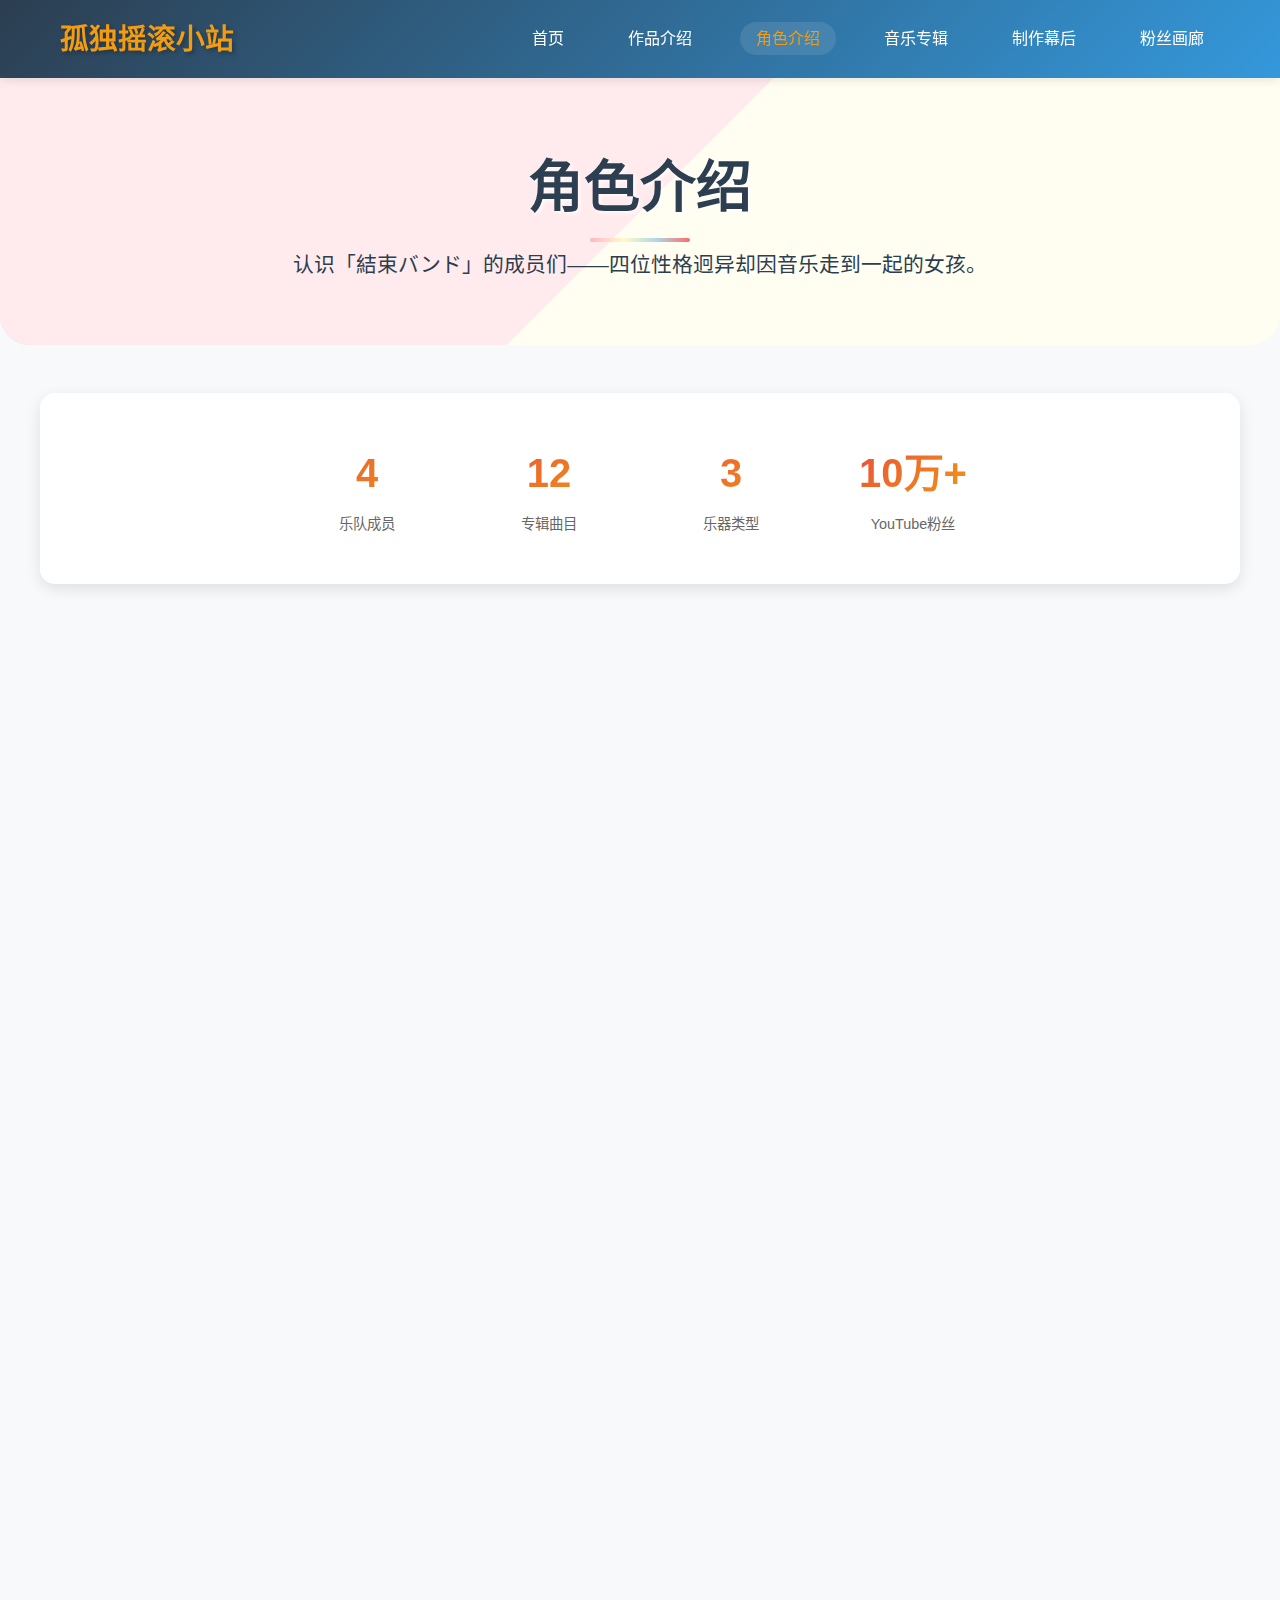
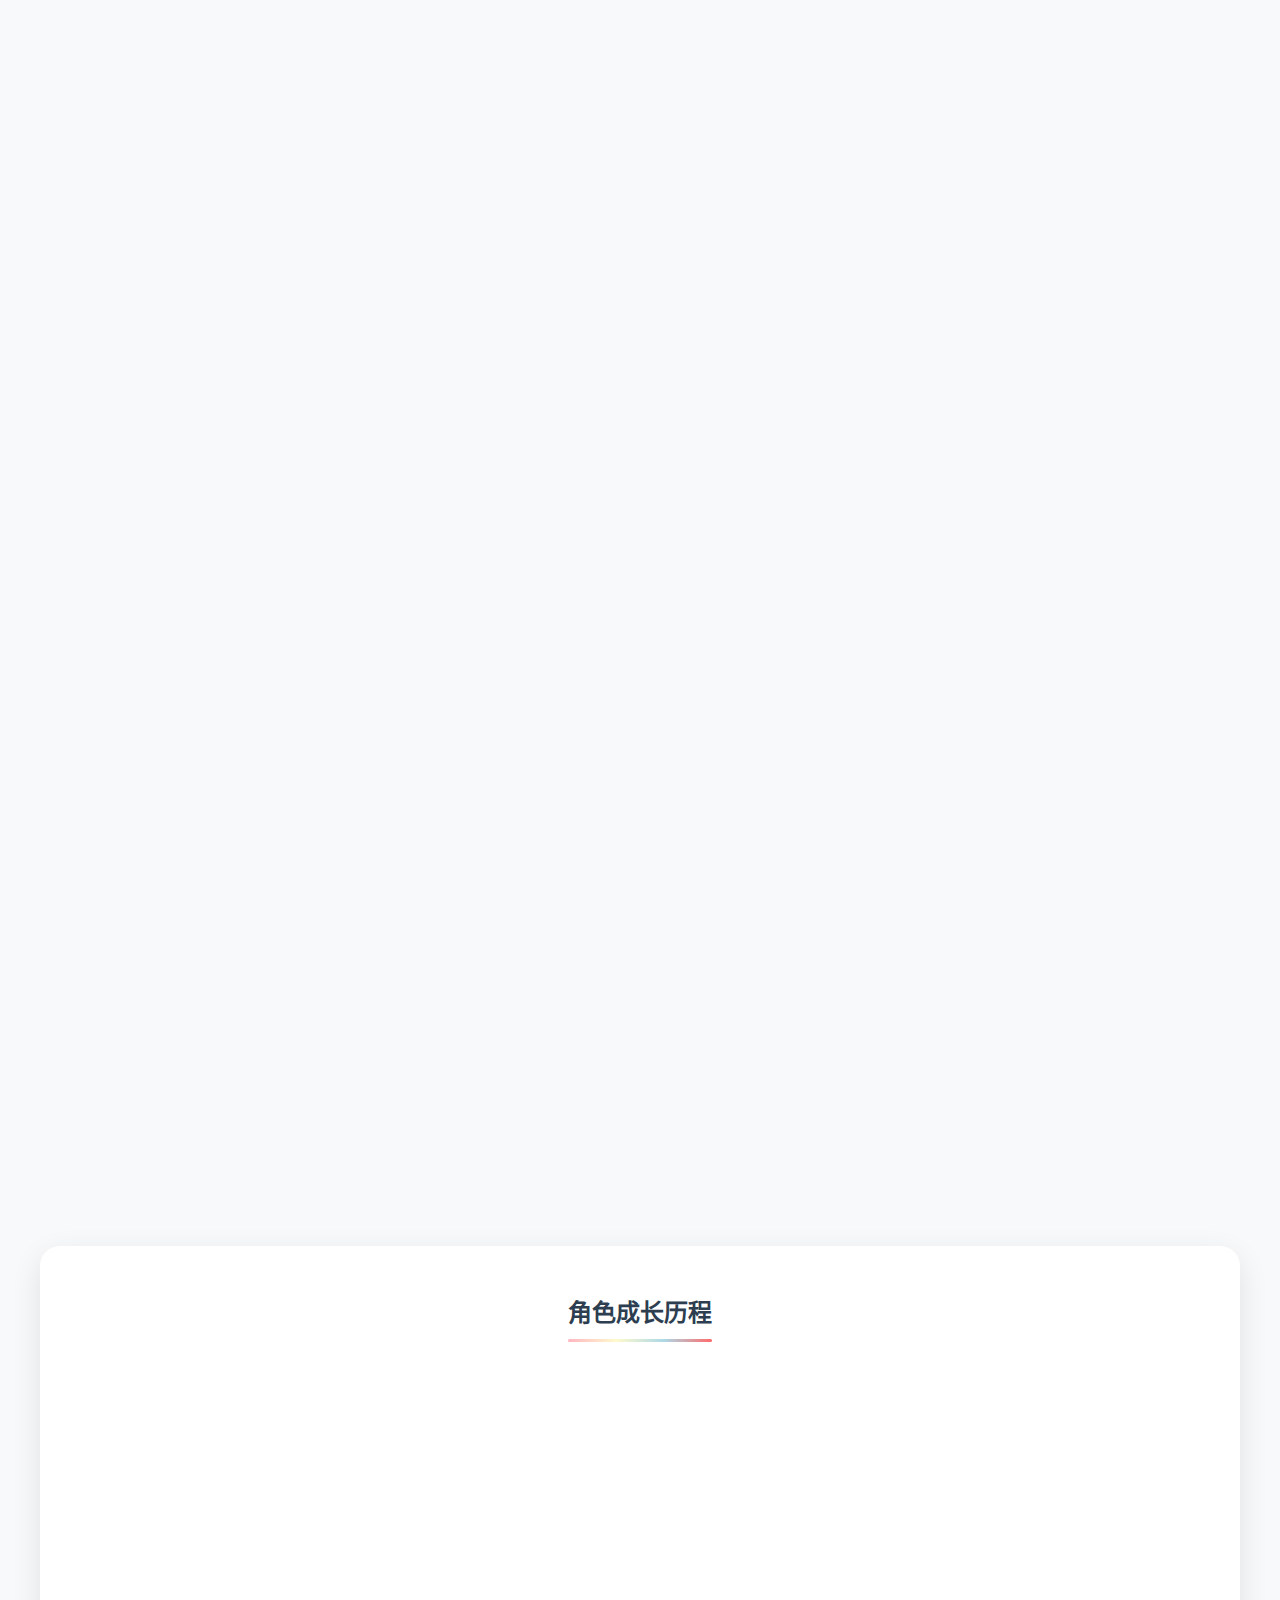
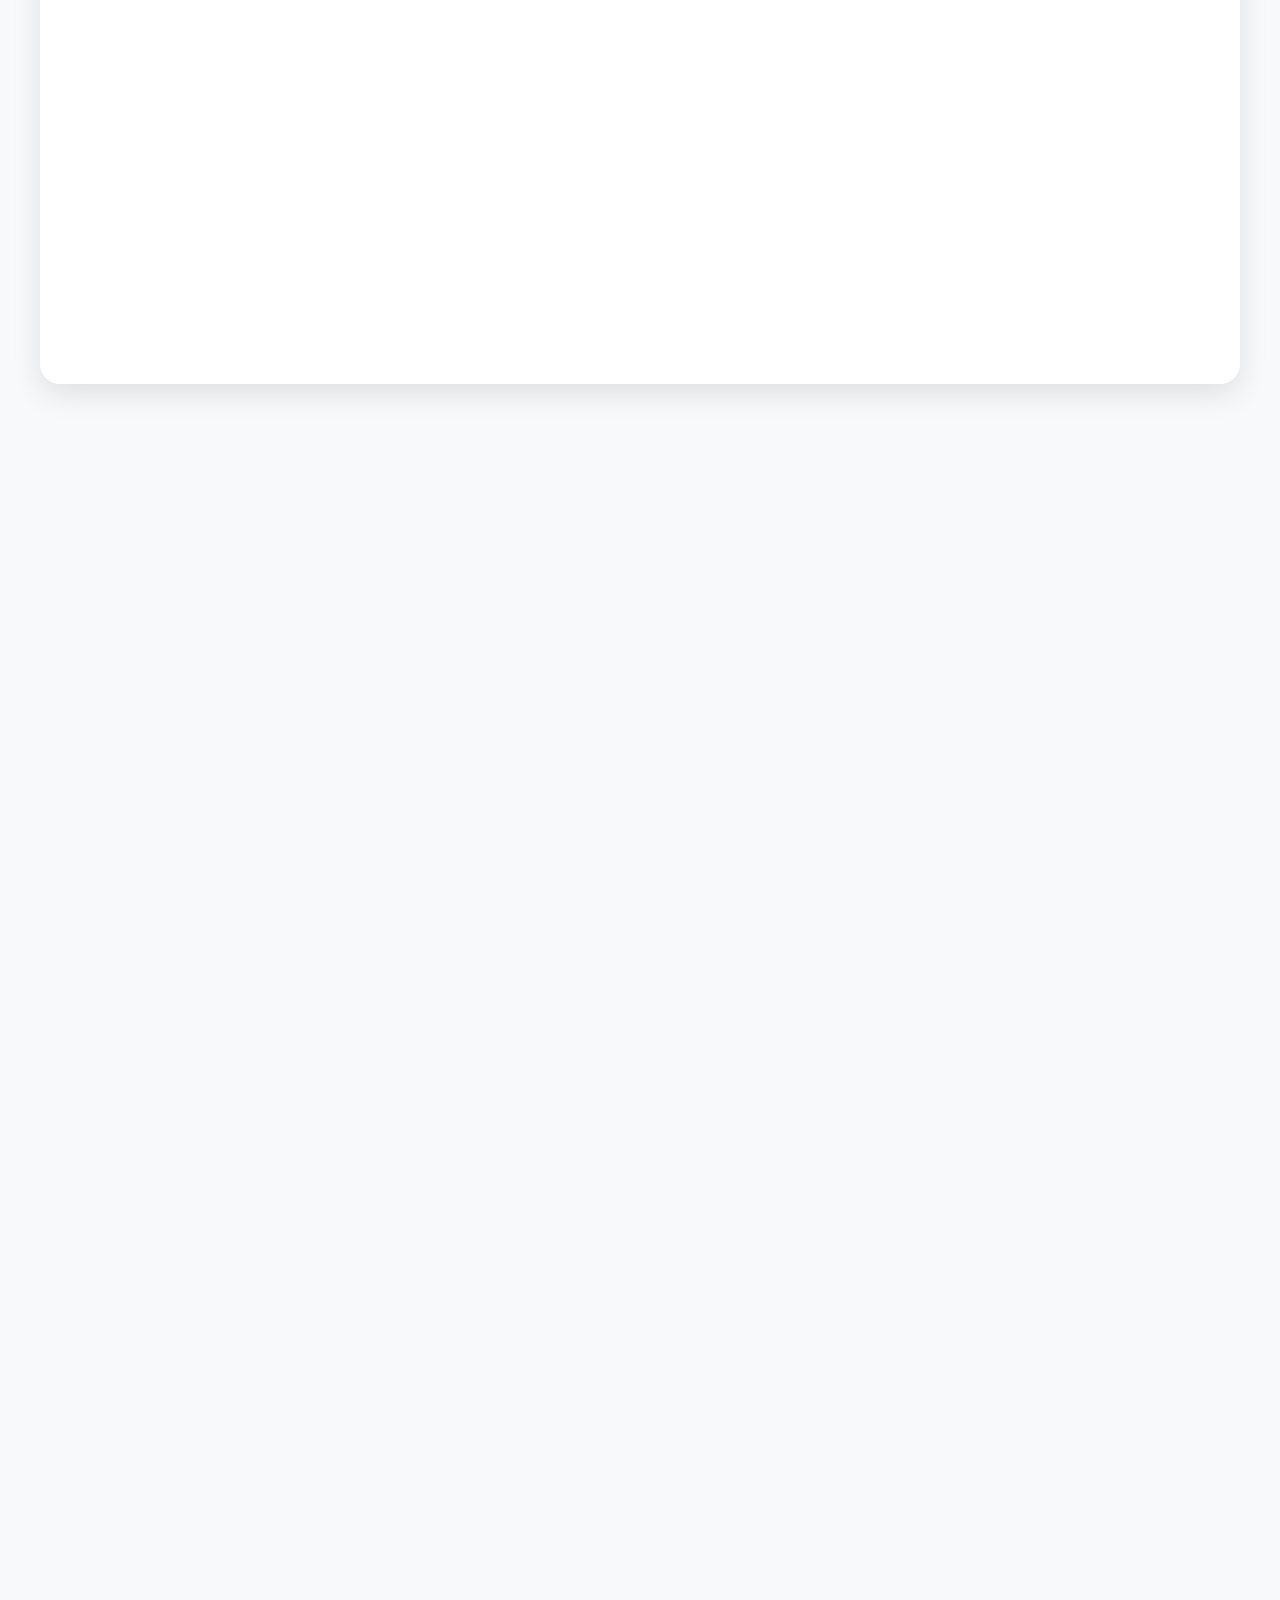
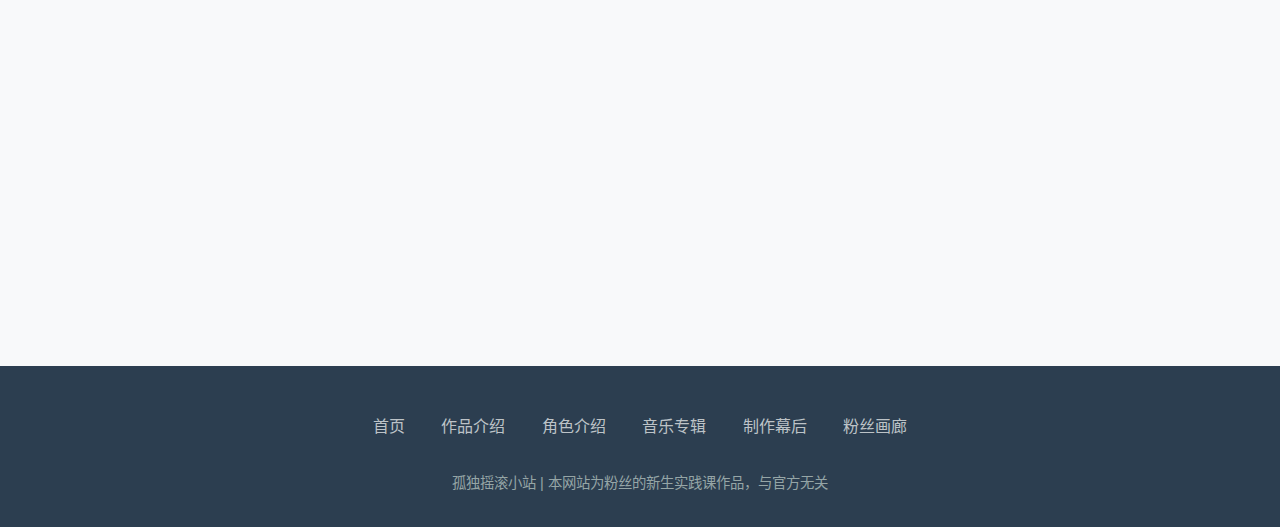
<file: web/characters.html>
<!DOCTYPE html>
<html lang="zh-CN">
<head>
    <meta charset="UTF-8">
    <meta name="viewport" content="width=device-width, initial-scale=1.0">
    <title>角色介绍 - 孤独摇滚小站</title>
    <link rel="stylesheet" href="../css/style.css">
    <style>
                /* 页面背景 - 四人主题色渐变 */
        /* body {
            background: linear-gradient(135deg, 
                rgba(255, 107, 107, 0.05) 0%, 
                rgba(255, 193, 7, 0.05) 25%, 
                rgba(72, 219, 251, 0.05) 50%, 
                rgba(29, 209, 161, 0.05) 75%, 
                rgba(155, 89, 182, 0.05) 100%);
            background-attachment: fixed;
            min-height: 100vh;
        } */
        /* 详细信息展开动画 */
        .character-details {
            transition: all 0.5s ease;
        }

        /* 时间线动画 */
        @keyframes fadeInUp {
            from {
                opacity: 0;
                transform: translateY(30px);
            }
            to {
                opacity: 1;
                transform: translateY(0);
            }
        }

        /* 表格行悬停效果 */
        .comparison-table tbody tr {
            transition: all 0.3s ease;
        }

        .comparison-table tbody tr:hover {
            background: linear-gradient(135deg, #f8f9fa, #e9ecef);
            transform: scale(1.02);
        }

        /* 角色颜色标识增强 */
        .character-color {
            width: 20px;
            height: 20px;
            border-radius: 50%;
            display: inline-block;
            margin-right: 0.5rem;
            border: 2px solid white;
            box-shadow: 0 2px 5px rgba(0,0,0,0.1);
        }
        
        /* 角色介绍主容器 */
        .characters-hero {
            background: linear-gradient(135deg, 
                rgba(255, 182, 193, 0.9) 0%, 
                rgba(255, 182, 193, 0.9) 25%, 
                rgba(255, 250, 205, 0.9) 25%, 
                rgba(255, 250, 205, 0.9) 50%, 
                rgba(173, 216, 230, 0.9) 50%, 
                rgba(173, 216, 230, 0.9) 75%, 
                rgba(255, 107, 107, 0.9) 75%, 
                rgba(255, 107, 107, 0.9) 100%);
            background-size: 200% 200%;
            padding: 4rem 2rem;
            text-align: center;
            color: #2c3e50;
            border-radius: 0 0 30px 30px;
            margin-bottom: 3rem;
            position: relative;
            overflow: hidden;
            animation: gradientShift 15s ease infinite;
        }
        
        @keyframes gradientShift {
            0% {
                background-position: 0% 0%;
            }
            25% {
                background-position: 100% 0%;
            }
            50% {
                background-position: 100% 100%;
            }
            75% {
                background-position: 0% 100%;
            }
            100% {
                background-position: 0% 0%;
            }
        }
        
        .characters-hero::before {
            content: '';
            position: absolute;
            top: 0;
            left: 0;
            right: 0;
            bottom: 0;
            background: rgba(255, 255, 255, 0.7);
            z-index: 1;
        }
        
        .characters-hero-content {
            position: relative;
            z-index: 2;
        }
        
        .characters-hero h1 {
            font-size: 3.5rem;
            margin-bottom: 1rem;
            text-shadow: 2px 2px 4px rgba(255, 255, 255, 0.8);
            position: relative;
            display: inline-block;
        }
        
        .characters-hero h1::after {
            content: '';
            position: absolute;
            bottom: -10px;
            left: 50%;
            transform: translateX(-50%);
            width: 100px;
            height: 4px;
            background: linear-gradient(90deg, #FFB6C1, #FFFACD, #ADD8E6, #FF6B6B);
            border-radius: 2px;
        }
        
        .characters-hero p {
            font-size: 1.3rem;
            max-width: 700px;
            margin: 0 auto;
            line-height: 1.6;
        }
        
        /* 角色统计区域 */
        .characters-stats {
            display: flex;
            justify-content: center;
            flex-wrap: wrap;
            gap: 2rem;
            margin: 3rem 0;
            padding: 2rem;
            background: rgba(255, 255, 255, 0.9);
            border-radius: 15px;
            box-shadow: 0 5px 15px rgba(0,0,0,0.1);
        }
        
        .stat-item {
            text-align: center;
            padding: 1rem;
            min-width: 150px;
        }
        
        .stat-number {
            font-size: 2.5rem;
            font-weight: bold;
            margin-bottom: 0.5rem;
            background: linear-gradient(135deg, #e74c3c, #f39c12);
            -webkit-background-clip: text;
            -webkit-text-fill-color: transparent;
        }
        
        .stat-label {
            color: #666;
            font-size: 0.9rem;
        }
        
        /* 角色网格布局 */
        .characters-grid {
            display: grid;
            grid-template-columns: repeat(auto-fit, minmax(320px, 1fr));
            gap: 2.5rem;
            margin-top: 2rem;
            padding: 0 1rem;
            align-items: start;
        }
        
        /* 角色卡片样式 */
        .character-card {
            background: white;
            border-radius: 20px;
            overflow: hidden;
            box-shadow: 0 10px 30px rgba(0,0,0,0.1);
            transition: all 0.4s ease;
            position: relative;
            border: 3px solid transparent;
        }
        
        /* 为每个角色卡片设置对应的颜色边框 */
        .character-card:nth-child(1) {
            border-color: #FFB6C1; /* 后藤一里 - 粉红色 */
        }
        
        .character-card:nth-child(2) {
            border-color: #FFFACD; /* 伊地知虹夏 - 亮黄色 */
        }
        
        .character-card:nth-child(3) {
            border-color: #ADD8E6; /* 山田凉 - 蓝色 */
        }
        
        .character-card:nth-child(4) {
            border-color: #FF6B6B; /* 喜多郁代 - 红色 */
        }
        
        .character-card:hover {
            transform: translateY(-15px);
            box-shadow: 0 20px 40px rgba(0,0,0,0.15);
        }
        
        /* 角色图片容器 */
        .character-image-container {
            width: 100%;
            height: 280px;
            overflow: hidden;
            position: relative;
        }
        
        .character-image {
            width: 100%;
            height: 100%;
            object-fit: cover;
            transition: transform 0.5s ease;
        }
        
        .character-card:hover .character-image {
            transform: scale(1.08);
        }
        
        /* 角色颜色覆盖层 */
        .character-overlay {
            position: absolute;
            top: 0;
            left: 0;
            width: 100%;
            height: 100%;
            opacity: 0;
            transition: opacity 0.4s ease;
            display: flex;
            align-items: center;
            justify-content: center;
            color: white;
            font-size: 1.2rem;
            font-weight: bold;
            text-shadow: 1px 1px 3px rgba(0,0,0,0.5);
        }
        
        .character-card:nth-child(1) .character-overlay {
            background: linear-gradient(135deg, rgba(255, 182, 193, 0.8), rgba(255, 105, 180, 0.8));
        }
        
        .character-card:nth-child(2) .character-overlay {
            background: linear-gradient(135deg, rgba(255, 250, 205, 0.8), rgba(255, 215, 0, 0.8));
        }
        
        .character-card:nth-child(3) .character-overlay {
            background: linear-gradient(135deg, rgba(173, 216, 230, 0.8), rgba(30, 144, 255, 0.8));
        }
        
        .character-card:nth-child(4) .character-overlay {
            background: linear-gradient(135deg, rgba(255, 107, 107, 0.8), rgba(255, 71, 87, 0.8));
        }
        
        .character-card:hover .character-overlay {
            opacity: 1;
        }
        
        /* 角色信息区域 */
        .character-info {
            padding: 2rem;
            position: relative;
        }
        
        .character-name {
            color: #2c3e50;
            margin-bottom: 0.5rem;
            font-size: 1.6rem;
            position: relative;
            display: inline-block;
        }
        
        .character-name::after {
            content: '';
            position: absolute;
            bottom: -5px;
            left: 0;
            width: 40px;
            height: 3px;
            transition: width 0.3s ease;
        }
        
        /* 为每个角色名称添加对应的颜色下划线 */
        .character-card:nth-child(1) .character-name::after {
            background: #FFB6C1;
        }
        
        .character-card:nth-child(2) .character-name::after {
            background: #FFFACD;
        }
        
        .character-card:nth-child(3) .character-name::after {
            background: #ADD8E6;
        }
        
        .character-card:nth-child(4) .character-name::after {
            background: #FF6B6B;
        }
        
        .character-card:hover .character-name::after {
            width: 80px;
        }
        
        .character-role {
            color: #e74c3c;
            font-weight: bold;
            margin-bottom: 1rem;
            font-size: 1.1rem;
        }
        
        .character-desc {
            color: #666;
            line-height: 1.6;
            margin-bottom: 1.5rem;
        }
        
        .character-quote {
            margin-top: 1rem;
            padding: 1.2rem;
            border-radius: 10px;
            font-style: italic;
            color: #555;
            position: relative;
            transition: all 0.3s ease;
        }
        
        /* 为每个角色引用添加对应的颜色背景 */
        .character-card:nth-child(1) .character-quote {
            background: rgba(255, 182, 193, 0.1);
            border-left: 4px solid #FFB6C1;
        }
        
        .character-card:nth-child(2) .character-quote {
            background: rgba(255, 250, 205, 0.2);
            border-left: 4px solid #FFFACD;
        }
        
        .character-card:nth-child(3) .character-quote {
            background: rgba(173, 216, 230, 0.1);
            border-left: 4px solid #ADD8E6;
        }
        
        .character-card:nth-child(4) .character-quote {
            background: rgba(255, 107, 107, 0.1);
            border-left: 4px solid #FF6B6B;
        }
        
        .character-card:hover .character-quote {
            transform: translateX(10px);
        }
        
        /* 角色属性标签 */
        .character-tags {
            display: flex;
            flex-wrap: wrap;
            gap: 0.5rem;
            margin-top: 1rem;
        }
        
        .character-tag {
            padding: 0.3rem 0.8rem;
            border-radius: 20px;
            font-size: 0.8rem;
            font-weight: bold;
        }
        
        /* 为每个角色标签添加对应的颜色 */
        .character-card:nth-child(1) .character-tag {
            background: rgba(255, 182, 193, 0.2);
            color: #c44569;
            border: 1px solid rgba(255, 182, 193, 0.5);
        }
        
        .character-card:nth-child(2) .character-tag {
            background: rgba(255, 250, 205, 0.3);
            color: #e1b12c;
            border: 1px solid rgba(255, 250, 205, 0.6);
        }
        
        .character-card:nth-child(3) .character-tag {
            background: rgba(173, 216, 230, 0.2);
            color: #3742fa;
            border: 1px solid rgba(173, 216, 230, 0.5);
        }
        
        .character-card:nth-child(4) .character-tag {
            background: rgba(255, 107, 107, 0.2);
            color: #c23616;
            border: 1px solid rgba(255, 107, 107, 0.5);
        }
        
        /* 角色卡片装饰元素 */
        .character-decoration {
            position: absolute;
            width: 60px;
            height: 60px;
            opacity: 0.1;
            z-index: 0;
            transition: all 0.5s ease;
        }
        
        .character-card:nth-child(1) .character-decoration {
            background: #FFB6C1;
            top: 10px;
            right: 10px;
            border-radius: 50%;
        }
        
        .character-card:nth-child(2) .character-decoration {
            background: #FFFACD;
            bottom: 10px;
            left: 10px;
            transform: rotate(45deg);
        }
        
        .character-card:nth-child(3) .character-decoration {
            background: #ADD8E6;
            top: 50%;
            right: 10px;
            border-radius: 50%;
        }
        
        .character-card:nth-child(4) .character-decoration {
            background: #FF6B6B;
            bottom: 10px;
            right: 10px;
            transform: rotate(45deg);
        }
        
        .character-card:hover .character-decoration {
            opacity: 0.2;
            transform: scale(1.2) rotate(180deg);
        }
        
        /* 新增：角色技能条 */
        .character-skills {
            margin-top: 1.5rem;
        }
        
        .skill-item {
            margin-bottom: 1rem;
        }
        
        .skill-name {
            display: flex;
            justify-content: space-between;
            margin-bottom: 0.3rem;
            font-size: 0.9rem;
        }
        
        .skill-bar {
            height: 8px;
            background: #f0f0f0;
            border-radius: 4px;
            overflow: hidden;
        }
        
        .skill-progress {
            height: 100%;
            border-radius: 4px;
            transition: width 1s ease;
        }
        
        /* 为每个角色技能条设置对应的颜色 */
        .character-card:nth-child(1) .skill-progress {
            background: linear-gradient(90deg, #FFB6C1, #FF69B4);
        }
        
        .character-card:nth-child(2) .skill-progress {
            background: linear-gradient(90deg, #FFFACD, #FFD700);
        }
        
        .character-card:nth-child(3) .skill-progress {
            background: linear-gradient(90deg, #ADD8E6, #1E90FF);
        }
        
        .character-card:nth-child(4) .skill-progress {
            background: linear-gradient(90deg, #FF6B6B, #FF4757);
        }
        
        /* 新增：角色关系网络 */
        .character-relationships {
            margin-top: 1.5rem;
            padding-top: 1rem;
            border-top: 1px dashed #eee;
        }
        
        .relationship-title {
            font-size: 1rem;
            margin-bottom: 0.8rem;
            color: #2c3e50;
            font-weight: bold;
        }
        
        .relationship-list {
            display: flex;
            flex-wrap: wrap;
            gap: 0.5rem;
        }
        
        .relationship-item {
            padding: 0.4rem 0.8rem;
            background: #f8f9fa;
            border-radius: 15px;
            font-size: 0.8rem;
            display: flex;
            align-items: center;
            gap: 0.3rem;
        }
        
        .relationship-icon {
            font-size: 0.9rem;
        }
        
        /* 新增：乐队时间线 */
        .band-timeline {
            background: white;
            padding: 3rem 2rem;
            border-radius: 20px;
            box-shadow: 0 10px 30px rgba(0,0,0,0.1);
            margin: 4rem 0;
        }
        
        .timeline-title {
            text-align: center;
            margin-bottom: 2rem;
            color: #2c3e50;
            font-size: 2rem;
            position: relative;
            display: inline-block;
            left: 50%;
            transform: translateX(-50%);
        }
        
        .timeline-title::after {
            content: '';
            position: absolute;
            bottom: -10px;
            left: 0;
            width: 100%;
            height: 3px;
            background: linear-gradient(90deg, #FFB6C1, #FFFACD, #ADD8E6, #FF6B6B);
            border-radius: 2px;
        }
        
        .timeline {
            position: relative;
            max-width: 800px;
            margin: 0 auto;
        }
        
        .timeline::before {
            content: '';
            position: absolute;
            top: 0;
            bottom: 0;
            left: 50%;
            width: 4px;
            background: linear-gradient(to bottom, #FFB6C1, #FFFACD, #ADD8E6, #FF6B6B);
            transform: translateX(-50%);
        }
        
        .timeline-item {
            position: relative;
            margin-bottom: 2rem;
            width: 50%;
            padding: 0 2rem;
            box-sizing: border-box;
        }
        
        .timeline-item:nth-child(odd) {
            left: 0;
        }
        
        .timeline-item:nth-child(even) {
            left: 50%;
        }
        
        .timeline-content {
            background: white;
            padding: 1.5rem;
            border-radius: 10px;
            box-shadow: 0 5px 15px rgba(0,0,0,0.1);
            position: relative;
        }
        
        .timeline-item:nth-child(odd) .timeline-content::after {
            content: '';
            position: absolute;
            top: 20px;
            right: -10px;
            width: 0;
            height: 0;
            border-top: 10px solid transparent;
            border-bottom: 10px solid transparent;
            border-left: 10px solid white;
        }
        
        .timeline-item:nth-child(even) .timeline-content::after {
            content: '';
            position: absolute;
            top: 20px;
            left: -10px;
            width: 0;
            height: 0;
            border-top: 10px solid transparent;
            border-bottom: 10px solid transparent;
            border-right: 10px solid white;
        }
        
        .timeline-date {
            font-weight: bold;
            color: #e74c3c;
            margin-bottom: 0.5rem;
        }
        
        .timeline-text {
            color: #666;
            line-height: 1.6;
        }
        
        /* 新增：角色对比表格 */
        .character-comparison {
            background: white;
            padding: 3rem 2rem;
            border-radius: 20px;
            box-shadow: 0 10px 30px rgba(0,0,0,0.1);
            margin: 4rem 0;
        }
        
        .comparison-title {
            text-align: center;
            margin-bottom: 2rem;
            color: #2c3e50;
            font-size: 2rem;
            position: relative;
            display: inline-block;
            left: 50%;
            transform: translateX(-50%);
        }
        
        .comparison-title::after {
            content: '';
            position: absolute;
            bottom: -10px;
            left: 0;
            width: 100%;
            height: 3px;
            background: linear-gradient(90deg, #FFB6C1, #FFFACD, #ADD8E6, #FF6B6B);
            border-radius: 2px;
        }
        
        .comparison-table {
            width: 100%;
            border-collapse: collapse;
            margin-top: 1.5rem;
        }
        
        .comparison-table th, .comparison-table td {
            padding: 1rem;
            text-align: left;
            border-bottom: 1px solid #eee;
        }
        
        .comparison-table th {
            background: #f8f9fa;
            font-weight: bold;
            color: #2c3e50;
        }
        
        .comparison-table tr:hover {
            background: #f8f9fa;
        }
        
        .character-color {
            width: 20px;
            height: 20px;
            border-radius: 50%;
            display: inline-block;
            margin-right: 0.5rem;
        }
        
        /* 弹出层样式 */
        .character-details-popup {
            display: none;
            position: fixed;
            top: 50%;
            left: 50%;
            transform: translate(-50%, -50%);
            background: white;
            padding: 2rem;
            border-radius: 15px;
            box-shadow: 0 20px 60px rgba(0,0,0,0.3);
            z-index: 1000;
            max-width: 500px;
            width: 90%;
            max-height: 80vh;
            overflow-y: auto;
            animation: popupFadeIn 0.3s ease;
        }
        
        @keyframes popupFadeIn {
            from {
                opacity: 0;
                transform: translate(-50%, -50%) scale(0.9);
            }
            to {
                opacity: 1;
                transform: translate(-50%, -50%) scale(1);
            }
        }
        
        .close-popup {
            position: absolute;
            top: 1rem;
            right: 1rem;
            background: #e74c3c;
            color: white;
            border: none;
            width: 30px;
            height: 30px;
            border-radius: 50%;
            cursor: pointer;
            font-size: 1.2rem;
            display: flex;
            align-items: center;
            justify-content: center;
            transition: all 0.3s ease;
        }
        
        .close-popup:hover {
            background: #c0392b;
            transform: scale(1.1);
        }
        
        .popup-overlay {
            display: none;
            position: fixed;
            top: 0;
            left: 0;
            width: 100%;
            height: 100%;
            background: rgba(0,0,0,0.5);
            z-index: 999;
        }
        
        /* 响应式调整 */
        @media (max-width: 768px) {
            .characters-hero h1 {
                font-size: 2.5rem;
            }
            
            .characters-hero p {
                font-size: 1.1rem;
            }
            
            .characters-grid {
                grid-template-columns: 1fr;
                gap: 2rem;
            }
            
            .character-image-container {
                height: 220px;
            }
            
            .timeline::before {
                left: 20px;
            }
            
            .timeline-item {
                width: 100%;
                padding-left: 50px;
                padding-right: 0;
            }
            
            .timeline-item:nth-child(even) {
                left: 0;
            }
            
            .timeline-item:nth-child(odd) .timeline-content::after,
            .timeline-item:nth-child(even) .timeline-content::after {
                left: -10px;
                border-right: 10px solid white;
                border-left: none;
            }
            
            .comparison-table {
                display: block;
                overflow-x: auto;
            }
            
            .character-details-popup {
                padding: 1.5rem;
                width: 95%;
            }
        }
        
        /* 页面加载动画 */
        .character-card {
            opacity: 0;
            transform: translateY(30px);
            animation: fadeInUp 0.8s ease forwards;
        }
        
        .character-card:nth-child(1) {
            animation-delay: 0.1s;
        }
        
        .character-card:nth-child(2) {
            animation-delay: 0.2s;
        }
        
        .character-card:nth-child(3) {
            animation-delay: 0.3s;
        }
        
        .character-card:nth-child(4) {
            animation-delay: 0.4s;
        }
        
        .band-timeline, .character-comparison {
            opacity: 0;
            transform: translateY(30px);
            animation: fadeInUp 0.8s ease 0.5s forwards;
        }
        
        @keyframes fadeInUp {
            to {
                opacity: 1;
                transform: translateY(0);
            }
        }
    </style>
</head>
<body>
    <nav class="navbar">
        <div class="nav-container">
            <div class="nav-logo">
                <h1><a href="../index.html" style="color: #f39c12; text-decoration: none;">孤独摇滚小站</a></h1>
            </div>
            <ul class="nav-menu">
                <li class="nav-item"><a href="../index.html" class="nav-link">首页</a></li>
                <li class="nav-item"><a href="about.html" class="nav-link">作品介绍</a></li>
                <li class="nav-item"><a href="characters.html" class="nav-link active">角色介绍</a></li>
                <li class="nav-item"><a href="music.html" class="nav-link">音乐专辑</a></li>
                <li class="nav-item"><a href="production.html" class="nav-link">制作幕后</a></li>
                <li class="nav-item"><a href="gallery.html" class="nav-link">粉丝画廊</a></li>
            </ul>
        </div>
    </nav>

    <section class="characters-hero">
        <div class="characters-hero-content">
            <h1>角色介绍</h1>
            <p>认识「結束バンド」的成员们——四位性格迥异却因音乐走到一起的女孩。</p>
        </div>
    </section>

    <main class="container" style="padding: 0 0 3rem 0; min-height: 60vh;">
        <!-- 角色统计区域 -->
        <div class="characters-stats">
            <div class="stat-item">
                <div class="stat-number">4</div>
                <div class="stat-label">乐队成员</div>
            </div>
            <div class="stat-item">
                <div class="stat-number">12</div>
                <div class="stat-label">专辑曲目</div>
            </div>
            <div class="stat-item">
                <div class="stat-number">3</div>
                <div class="stat-label">乐器类型</div>
            </div>
            <div class="stat-item">
                <div class="stat-number">10万+</div>
                <div class="stat-label">YouTube粉丝</div>
            </div>
        </div>

        <div class="characters-grid">
            <!-- 后藤一里 -->
            <div class="character-card">
                <div class="character-decoration"></div>
                <div class="character-image-container">
                    <img class="character-image" src="../images/characters/hitori.jpg" alt="后藤一里 - 吉他手">
                    <div class="character-overlay">吉他天才 · 社恐少女</div>
                </div>
                <div class="character-info">
                    <h2 class="character-name">后藤一里</h2>
                    <div class="character-role">主吉他手 · 网红「guitarhero」</div>
                    <p class="character-desc">
                        绰号"波奇酱"，极度怕生的吉他天才少女。在网络上是知名的吉他手"guitarhero"，现实中却不敢与人交流。加入乐队是她走出自我封闭的第一步。
                    </p>
                    
                    <!-- 新增：角色技能条 -->
                    <div class="character-skills">
                        <div class="skill-item">
                            <div class="skill-name">
                                <span>吉他技巧</span>
                                <span>95%</span>
                            </div>
                            <div class="skill-bar">
                                <div class="skill-progress" style="width: 95%"></div>
                            </div>
                        </div>
                        <div class="skill-item">
                            <div class="skill-name">
                                <span>社交能力</span>
                                <span>15%</span>
                            </div>
                            <div class="skill-bar">
                                <div class="skill-progress" style="width: 15%"></div>
                            </div>
                        </div>
                        <div class="skill-item">
                            <div class="skill-name">
                                <span>创作能力</span>
                                <span>80%</span>
                            </div>
                            <div class="skill-bar">
                                <div class="skill-progress" style="width: 80%"></div>
                            </div>
                        </div>
                    </div>
                    
                    <!-- 新增：角色关系网络 -->
                    <div class="character-relationships">
                        <div class="relationship-title">重要关系</div>
                        <div class="relationship-list">
                            <div class="relationship-item">
                                <span class="relationship-icon">🎸</span>
                                <span>伊地知虹夏</span>
                            </div>
                            <div class="relationship-item">
                                <span class="relationship-icon">🎵</span>
                                <span>山田凉</span>
                            </div>
                            <div class="relationship-item">
                                <span class="relationship-icon">🌟</span>
                                <span>喜多郁代</span>
                            </div>
                        </div>
                    </div>
                    
                    <div class="character-tags">
                        <span class="character-tag">社恐</span>
                        <span class="character-tag">吉他天才</span>
                        <span class="character-tag">粉色运动衫</span>
                    </div>
                    <div class="character-quote">
                        "我不要工作……"
                    </div>
                    
                    <!-- 添加查看详细资料按钮 -->
                    <button class="toggle-details-btn" style="margin-top: 1rem; background: linear-gradient(135deg, #e74c3c, #f39c12); color: white; border: none; padding: 0.6rem 1.2rem; border-radius: 20px; cursor: pointer; transition: all 0.3s ease; width: 100%;">
                        查看详细资料
                    </button>
                </div>
            </div>
            
            <!-- 伊地知虹夏 -->
            <div class="character-card">
                <div class="character-decoration"></div>
                <div class="character-image-container">
                    <img class="character-image" src="../images/characters/nijika.jpg" alt="伊地知虹夏 - 鼓手">
                    <div class="character-overlay">阳光鼓手 · 乐队核心</div>
                </div>
                <div class="character-info">
                    <h2 class="character-name">伊地知虹夏</h2>
                    <div class="character-role">鼓手 · 乐队发起人</div>
                    <p class="character-desc">
                        开朗活泼的鼓手，乐队的组织者和精神支柱。在Livehouse"STARRY"打工，发现了后藤一里的才华并邀请她加入乐队。她的阳光性格是乐队凝聚力的来源。
                    </p>
                    
                    <!-- 新增：角色技能条 -->
                    <div class="character-skills">
                        <div class="skill-item">
                            <div class="skill-name">
                                <span>鼓技</span>
                                <span>85%</span>
                            </div>
                            <div class="skill-bar">
                                <div class="skill-progress" style="width: 85%"></div>
                            </div>
                        </div>
                        <div class="skill-item">
                            <div class="skill-name">
                                <span>领导力</span>
                                <span>90%</span>
                            </div>
                            <div class="skill-bar">
                                <div class="skill-progress" style="width: 90%"></div>
                            </div>
                        </div>
                        <div class="skill-item">
                            <div class="skill-name">
                                <span>社交能力</span>
                                <span>95%</span>
                            </div>
                            <div class="skill-bar">
                                <div class="skill-progress" style="width: 95%"></div>
                            </div>
                        </div>
                    </div>
                    
                    <!-- 新增：角色关系网络 -->
                    <div class="character-relationships">
                        <div class="relationship-title">重要关系</div>
                        <div class="relationship-list">
                            <div class="relationship-item">
                                <span class="relationship-icon">🎸</span>
                                <span>后藤一里</span>
                            </div>
                            <div class="relationship-item">
                                <span class="relationship-icon">🎵</span>
                                <span>山田凉</span>
                            </div>
                            <div class="relationship-item">
                                <span class="relationship-icon">🌟</span>
                                <span>喜多郁代</span>
                            </div>
                        </div>
                    </div>
                    
                    <div class="character-tags">
                        <span class="character-tag">阳光开朗</span>
                        <span class="character-tag">鼓手</span>
                        <span class="character-tag">STARRY员工</span>
                    </div>
                    <div class="character-quote">
                        "音乐就是要大家一起玩才开心啊！"
                    </div>
                    
                    <!-- 添加查看详细资料按钮 -->
                    <button class="toggle-details-btn" style="margin-top: 1rem; background: linear-gradient(135deg, #e74c3c, #f39c12); color: white; border: none; padding: 0.6rem 1.2rem; border-radius: 20px; cursor: pointer; transition: all 0.3s ease; width: 100%;">
                        查看详细资料
                    </button>
                </div>
            </div>
            
            <!-- 山田凉 -->
            <div class="character-card">
                <div class="character-decoration"></div>
                <div class="character-image-container">
                    <img class="character-image" src="../images/characters/ryo.jpg" alt="山田凉 - 贝斯手">
                    <div class="character-overlay">冷静贝斯手 · 神秘少女</div>
                </div>
                <div class="character-info">
                    <h2 class="character-name">山田凉</h2>
                    <div class="character-role">贝斯手</div>
                    <p class="character-desc">
                        冷静沉着、略显古怪的贝斯手。对音乐有着独特的理解，经常说出一些令人费解但有深意的话。经济状况似乎不太好，但对音乐的热情从未减退。
                    </p>
                    
                    <!-- 新增：角色技能条 -->
                    <div class="character-skills">
                        <div class="skill-item">
                            <div class="skill-name">
                                <span>贝斯技巧</span>
                                <span>88%</span>
                            </div>
                            <div class="skill-bar">
                                <div class="skill-progress" style="width: 88%"></div>
                            </div>
                        </div>
                        <div class="skill-item">
                            <div class="skill-name">
                                <span>音乐理解</span>
                                <span>92%</span>
                            </div>
                            <div class="skill-bar">
                                <div class="skill-progress" style="width: 92%"></div>
                            </div>
                        </div>
                        <div class="skill-item">
                            <div class="skill-name">
                                <span>理财能力</span>
                                <span>20%</span>
                            </div>
                            <div class="skill-bar">
                                <div class="skill-progress" style="width: 20%"></div>
                            </div>
                        </div>
                    </div>
                    
                    <!-- 新增：角色关系网络 -->
                    <div class="character-relationships">
                        <div class="relationship-title">重要关系</div>
                        <div class="relationship-list">
                            <div class="relationship-item">
                                <span class="relationship-icon">🎸</span>
                                <span>后藤一里</span>
                            </div>
                            <div class="relationship-item">
                                <span class="relationship-icon">🎵</span>
                                <span>伊地知虹夏</span>
                            </div>
                            <div class="relationship-item">
                                <span class="relationship-icon">🌟</span>
                                <span>喜多郁代</span>
                            </div>
                        </div>
                    </div>
                    
                    <div class="character-tags">
                        <span class="character-tag">冷静沉着</span>
                        <span class="character-tag">贝斯手</span>
                        <span class="character-tag">经济困难</span>
                    </div>
                    <div class="character-quote">
                        "借我点钱吧。"
                    </div>
                    
                    <!-- 添加查看详细资料按钮 -->
                    <button class="toggle-details-btn" style="margin-top: 1rem; background: linear-gradient(135deg, #e74c3c, #f39c12); color: white; border: none; padding: 0.6rem 1.2rem; border-radius: 20px; cursor: pointer; transition: all 0.3s ease; width: 100%;">
                        查看详细资料
                    </button>
                </div>
            </div>
            
            <!-- 喜多郁代 -->
            <div class="character-card">
                <div class="character-decoration"></div>
                <div class="character-image-container">
                    <img class="character-image" src="../images/characters/kita.jpg" alt="喜多郁代 - 吉他手">
                    <div class="character-overlay">热情主唱 · 吉他新手</div>
                </div>
                <div class="character-info">
                    <h2 class="character-name">喜多郁代</h2>
                    <div class="character-role">吉他手 · 主唱</div>
                    <p class="character-desc">
                        阳光开朗的现充少女，后藤一里的同班同学。原本对吉他一窍不通，但因为崇拜山田凉而加入乐队，进步神速。她的热情和活力为乐队注入了新的能量。
                    </p>
                    
                    <!-- 新增：角色技能条 -->
                    <div class="character-skills">
                        <div class="skill-item">
                            <div class="skill-name">
                                <span>歌唱能力</span>
                                <span>90%</span>
                            </div>
                            <div class="skill-bar">
                                <div class="skill-progress" style="width: 90%"></div>
                            </div>
                        </div>
                        <div class="skill-item">
                            <div class="skill-name">
                                <span>吉他技巧</span>
                                <span>70%</span>
                            </div>
                            <div class="skill-bar">
                                <div class="skill-progress" style="width: 70%"></div>
                            </div>
                        </div>
                        <div class="skill-item">
                            <div class="skill-name">
                                <span>学习能力</span>
                                <span>85%</span>
                            </div>
                            <div class="skill-bar">
                                <div class="skill-progress" style="width: 85%"></div>
                            </div>
                        </div>
                    </div>
                    
                    <!-- 新增：角色关系网络 -->
                    <div class="character-relationships">
                        <div class="relationship-title">重要关系</div>
                        <div class="relationship-list">
                            <div class="relationship-item">
                                <span class="relationship-icon">🎸</span>
                                <span>后藤一里</span>
                            </div>
                            <div class="relationship-item">
                                <span class="relationship-icon">🎵</span>
                                <span>伊地知虹夏</span>
                            </div>
                            <div class="relationship-item">
                                <span class="relationship-icon">🌟</span>
                                <span>山田凉</span>
                            </div>
                        </div>
                    </div>
                    
                    <div class="character-tags">
                        <span class="character-tag">阳光开朗</span>
                        <span class="character-tag">主唱</span>
                        <span class="character-tag">进步神速</span>
                    </div>
                    <div class="character-quote">
                        "一里同学，教我弹吉他吧！"
                    </div>
                    
                    <!-- 添加查看详细资料按钮 -->
                    <button class="toggle-details-btn" style="margin-top: 1rem; background: linear-gradient(135deg, #e74c3c, #f39c12); color: white; border: none; padding: 0.6rem 1.2rem; border-radius: 20px; cursor: pointer; transition: all 0.3s ease; width: 100%;">
                        查看详细资料
                    </button>
                </div>
            </div>
        </div>
        
        <!-- 新增：角色成长时间线 -->
        <section class="character-growth" style="background: white; padding: 3rem 2rem; border-radius: 20px; box-shadow: 0 10px 30px rgba(0,0,0,0.1); margin: 3rem 0;">
            <h2 class="colorful-title" style="text-align: center; margin-bottom: 2rem; color: #2c3e50; position: relative; display: inline-block; left: 50%; transform: translateX(-50%);">
                角色成长历程
                <span style="position: absolute; bottom: -10px; left: 0; width: 100%; height: 3px; background: linear-gradient(90deg, #FFB6C1, #FFFACD, #ADD8E6, #FF6B6B); border-radius: 2px;"></span>
            </h2>
            
            <div class="growth-timeline" style="position: relative; max-width: 800px; margin: 0 auto;">
                <div class="timeline-item" style="display: flex; margin-bottom: 2rem; opacity: 0; animation: fadeInUp 0.8s ease 0.6s forwards;">
                    <div class="timeline-marker" style="width: 20px; height: 20px; background: #FFB6C1; border-radius: 50%; margin-right: 1.5rem; flex-shrink: 0; margin-top: 5px;"></div>
                    <div class="timeline-content" style="flex: 1;">
                        <h4 style="color: #2c3e50; margin-bottom: 0.5rem;">初中时期 · 开始音乐之路</h4>
                        <p style="color: #666; line-height: 1.6;">后藤一里初中一年级时接触吉他开始自学，因憧憬乐队活动而刻苦练习，每天练习吉他6小时以上。</p>
                    </div>
                </div>
                
                <div class="timeline-item" style="display: flex; margin-bottom: 2rem; opacity: 0; animation: fadeInUp 0.8s ease 0.8s forwards;">
                    <div class="timeline-marker" style="width: 20px; height: 20px; background: #FFB6C1; border-radius: 50%; margin-right: 1.5rem; flex-shrink: 0; margin-top: 5px;"></div>
                    <div class="timeline-content" style="flex: 1;">
                        <h4 style="color: #2c3e50; margin-bottom: 0.5rem;">高中入学 · 遇见虹夏</h4>
                        <p style="color: #666; line-height: 1.6;">被伊地知虹夏发现吉他才华，受邀加入结束乐队，这是她第一次真正尝试与人交流合作。</p>
                    </div>
                </div>
                
                <div class="timeline-item" style="display: flex; margin-bottom: 2rem; opacity: 0; animation: fadeInUp 0.8s ease 1s forwards;">
                    <div class="timeline-marker" style="width: 20px; height: 20px; background: #FFB6C1; border-radius: 50%; margin-right: 1.5rem; flex-shrink: 0; margin-top: 5px;"></div>
                    <div class="timeline-content" style="flex: 1;">
                        <h4 style="color: #2c3e50; margin-bottom: 0.5rem;">首次登台 · 突破自我</h4>
                        <p style="color: #666; line-height: 1.6;">在STARRY的首次演出虽然紧张，但成功完成表演，开始逐渐克服社交恐惧。</p>
                    </div>
                </div>
            </div>
        </section>
        
        <!-- 新增：乐队时间线 -->
        <div class="band-timeline">
            <h2 class="timeline-title colorful-title">結束バンド发展历程</h2>
            <div class="timeline">
                <div class="timeline-item">
                    <div class="timeline-content">
                        <div class="timeline-date">2022年10月</div>
                        <div class="timeline-text">伊地知虹夏发现后藤一里的吉他才华，邀请她加入乐队，結束バンド正式成立。</div>
                    </div>
                </div>
                <div class="timeline-item">
                    <div class="timeline-content">
                        <div class="timeline-date">2022年11月</div>
                        <div class="timeline-text">乐队在STARRY举办首场演出，虽然紧张但获得观众好评。</div>
                    </div>
                </div>
                <div class="timeline-item">
                    <div class="timeline-content">
                        <div class="timeline-date">2022年12月（现实）</div>
                        <div class="timeline-text">发行首张专辑《結束バンド》，收录动画中的所有歌曲。</div>
                    </div>
                </div>
                <div class="timeline-item">
                    <div class="timeline-content">
                        <div class="timeline-date">2023年5月（现实）</div>
                        <div class="timeline-text">发行第二张专辑《光の中へ》，收录两首新歌及伴奏版本。</div>
                    </div>
                </div>
            </div>
        </div>
        
        <!-- 新增：角色对比表格 -->
        <div class="character-comparison">
            <h2 class="comparison-title colorful-title">角色对比</h2>
            <table class="comparison-table">
                <thead>
                    <tr>
                        <th>角色</th>
                        <th>代表颜色</th>
                        <th>乐器/担当</th>
                        <th>性格特点</th>
                        <th>经典台词</th>
                        <th>声优</th>
                    </tr>
                </thead>
                <tbody>
                    <tr>
                        <td><strong>后藤一里</strong></td>
                        <td><span class="character-color" style="background: #FFB6C1;"></span>粉红色</td>
                        <td>主音吉他/作词</td>
                        <td>社恐、吉他天才、网络红人</td>
                        <td>"我不要工作……"</td>
                        <td>青山吉能</td>
                    </tr>
                    <tr>
                        <td><strong>伊地知虹夏</strong></td>
                        <td><span class="character-color" style="background: #FFFACD;"></span>亮黄色</td>
                        <td>鼓手/队长</td>
                        <td>开朗、领导力强、阳光</td>
                        <td>"音乐就是要大家一起玩才开心啊！"</td>
                        <td>铃代纱弓</td>
                    </tr>
                    <tr>
                        <td><strong>山田凉</strong></td>
                        <td><span class="character-color" style="background: #ADD8E6;"></span>蓝色</td>
                        <td>贝斯手</td>
                        <td>冷静、神秘、经济困难</td>
                        <td>"借我点钱吧。"</td>
                        <td>水野朔</td>
                    </tr>
                    <tr>
                        <td><strong>喜多郁代</strong></td>
                        <td><span class="character-color" style="background: #FF6B6B;"></span>红色</td>
                        <td>吉他/主唱</td>
                        <td>阳光、学习能力强、现充</td>
                        <td>"一里同学，教我弹吉他吧！"</td>
                        <td>长谷川育美</td>
                    </tr>
                </tbody>
            </table>
        </div>
    </main>

    <footer class="footer">
        <div class="container">
            <div class="footer-nav">
                <a href="../index.html">首页</a>
                <a href="about.html">作品介绍</a>
                <a href="characters.html">角色介绍</a>
                <a href="music.html">音乐专辑</a>
                <a href="production.html">制作幕后</a>
                <a href="gallery.html">粉丝画廊</a>
            </div>
            <p class="copyright">
                孤独摇滚小站 | 本网站为粉丝的新生实践课作品，与官方无关
            </p>    
        </div>
    </footer>
    
    <!-- 弹出层结构 -->
    <!-- 后藤一里弹出层 -->
    <div class="character-details-popup" id="hitori-popup">
        <button class="close-popup">×</button>
        <h4 style="color: #2c3e50; margin-bottom: 1rem; padding-right: 2rem;">后藤一里 - 角色详情</h4>
        <div class="detail-content" style="line-height: 1.6; color: #555;">
            <p><strong>昵称来源：</strong>「波奇」源自名字发音与「孤独」相近</p>
            <p><strong>网络身份：</strong>吉他英雄(Guitar Hero)，YouTube频道拥有数万粉丝</p>
            <p><strong>性格特点：</strong>严重社交恐惧症，内心活动丰富但表达能力差</p>
            <p><strong>家庭背景：</strong>有父母和妹妹，父亲也曾搞过乐队</p>
            <p><strong>音乐风格：</strong>技术精湛的吉他演奏，擅长复杂的指法和速弹</p>
            <p><strong>成长历程：</strong>从初中开始自学吉他，通过不断练习成为网络红人，但在现实中仍难以与人正常交流</p>
        </div>
    </div>
    
    <!-- 伊地知虹夏弹出层 -->
    <div class="character-details-popup" id="nijika-popup">
        <button class="close-popup">×</button>
        <h4 style="color: #2c3e50; margin-bottom: 1rem; padding-right: 2rem;">伊地知虹夏 - 角色详情</h4>
        <div class="detail-content" style="line-height: 1.6; color: #555;">
            <p><strong>工作地点：</strong>在Livehouse "STARRY" 打工，姐姐是店长</p>
            <p><strong>乐队角色：</strong>乐队发起人和精神支柱，发现并邀请后藤一里加入</p>
            <p><strong>性格特点：</strong>开朗活泼，善于照顾他人，是乐队的凝聚力来源</p>
            <p><strong>音乐理念：</strong>认为音乐是让人快乐的，应该大家一起享受</p>
            <p><strong>鼓风特点：</strong>节奏感强，能够很好地配合其他乐手</p>
            <p><strong>人际关系：</strong>与乐队所有成员关系良好，是连接大家的桥梁</p>
        </div>
    </div>
    
    <!-- 山田凉弹出层 -->
    <div class="character-details-popup" id="ryo-popup">
        <button class="close-popup">×</button>
        <h4 style="color: #2c3e50; margin-bottom: 1rem; padding-right: 2rem;">山田凉 - 角色详情</h4>
        <div class="detail-content" style="line-height: 1.6; color: #555;">
            <p><strong>音乐风格：</strong>对音乐有独特理解，喜欢实验性的演奏和音色</p>
            <p><strong>经济状况：</strong>经常经济困难，会把钱都花在音乐设备和唱片上</p>
            <p><strong>性格特点：</strong>冷静沉着，言行神秘，经常说出令人费解但有深意的话</p>
            <p><strong>特长：</strong>贝斯演奏技巧高超，音乐理论知识丰富</p>
            <p><strong>音乐背景：</strong>有丰富的乐队经验，对各类音乐风格都有涉猎</p>
            <p><strong>独特之处：</strong>能够准确指出其他成员的演奏问题并提出改进建议</p>
        </div>
    </div>
    
    <!-- 喜多郁代弹出层 -->
    <div class="character-details-popup" id="kita-popup">
        <button class="close-popup">×</button>
        <h4 style="color: #2c3e50; margin-bottom: 1rem; padding-right: 2rem;">喜多郁代 - 角色详情</h4>
        <div class="detail-content" style="line-height: 1.6; color: #555;">
            <p><strong>加入原因：</strong>因为崇拜山田凉而加入乐队，从零开始学习吉他</p>
            <p><strong>学习能力：</strong>进步神速，很快就能够参与乐队演出</p>
            <p><strong>性格特点：</strong>阳光开朗，典型的现充，善于交际，是后藤一里的同班同学</p>
            <p><strong>校园生活：</strong>在学校很受欢迎，经常参加各种社交活动</p>
            <p><strong>音乐天赋：</strong>拥有出色的歌唱能力和舞台表现力</p>
            <p><strong>成长变化：</strong>从完全不懂音乐到成为乐队的重要成员，展现了惊人的学习能力</p>
        </div>
    </div>
    
    <!-- 遮罩层 -->
    <div class="popup-overlay"></div>
    
    <script>
        // 技能条动画
        document.addEventListener('DOMContentLoaded', function() {
            const skillBars = document.querySelectorAll('.skill-progress');
            
            // 创建Intersection Observer来检测技能条是否在视口中
            const observer = new IntersectionObserver((entries) => {
                entries.forEach(entry => {
                    if (entry.isIntersecting) {
                        const skillBar = entry.target;
                        const width = skillBar.style.width;
                        skillBar.style.width = '0';
                        
                        // 延迟一点时间开始动画，创造更好的视觉效果
                        setTimeout(() => {
                            skillBar.style.transition = 'width 1.5s ease';
                            skillBar.style.width = width;
                        }, 300);
                        
                        // 停止观察这个元素
                        observer.unobserve(skillBar);
                    }
                });
            }, { threshold: 0.5 });
            
            // 观察所有技能条
            skillBars.forEach(skillBar => {
                observer.observe(skillBar);
            });

            // ============ 弹出层功能 ============
            
            // 角色详细信息弹出层功能
            const toggleButtons = document.querySelectorAll('.toggle-details-btn');
            const closeButtons = document.querySelectorAll('.close-popup');
            const overlay = document.querySelector('.popup-overlay');
            const popups = document.querySelectorAll('.character-details-popup');
            
            // 为每个按钮添加点击事件
            toggleButtons.forEach((button, index) => {
                button.addEventListener('click', function() {
                    // 根据按钮位置确定显示哪个弹出层
                    let popupId;
                    switch(index) {
                        case 0:
                            popupId = 'hitori-popup';
                            break;
                        case 1:
                            popupId = 'nijika-popup';
                            break;
                        case 2:
                            popupId = 'ryo-popup';
                            break;
                        case 3:
                            popupId = 'kita-popup';
                            break;
                    }
                    
                    const popup = document.getElementById(popupId);
                    
                    if (popup) {
                        popup.style.display = 'block';
                        overlay.style.display = 'block';
                        document.body.style.overflow = 'hidden'; // 防止背景滚动
                    }
                });
            });
            
            // 关闭按钮事件
            closeButtons.forEach(button => {
                button.addEventListener('click', function() {
                    const popup = this.closest('.character-details-popup');
                    
                    popup.style.display = 'none';
                    overlay.style.display = 'none';
                    document.body.style.overflow = ''; // 恢复滚动
                });
            });
            
            // 点击遮罩层也关闭
            if (overlay) {
                overlay.addEventListener('click', function() {
                    popups.forEach(popup => {
                        popup.style.display = 'none';
                    });
                    this.style.display = 'none';
                    document.body.style.overflow = '';
                });
            }
            
            // 按ESC键关闭弹出层
            document.addEventListener('keydown', function(e) {
                if (e.key === 'Escape') {
                    popups.forEach(popup => {
                        popup.style.display = 'none';
                    });
                    overlay.style.display = 'none';
                    document.body.style.overflow = '';
                }
            });
            
            // 角色卡片悬停增强效果
            const characterCards = document.querySelectorAll('.character-card');
            characterCards.forEach(card => {
                card.addEventListener('mouseenter', function() {
                    this.style.transform = 'translateY(-15px) scale(1.02)';
                });
                
                card.addEventListener('mouseleave', function() {
                    this.style.transform = 'translateY(0) scale(1)';
                });
            });
            
            // 表格行悬停效果
            const tableRows = document.querySelectorAll('.comparison-table tbody tr');
            tableRows.forEach(row => {
                row.addEventListener('mouseenter', function() {
                    this.style.background = 'linear-gradient(135deg, #f8f9fa, #e9ecef)';
                    this.style.transform = 'scale(1.02)';
                    this.style.transition = 'all 0.3s ease';
                });
                
                row.addEventListener('mouseleave', function() {
                    this.style.background = '';
                    this.style.transform = 'scale(1)';
                });
            });
        });
    </script>
</body>
</html>
</file>
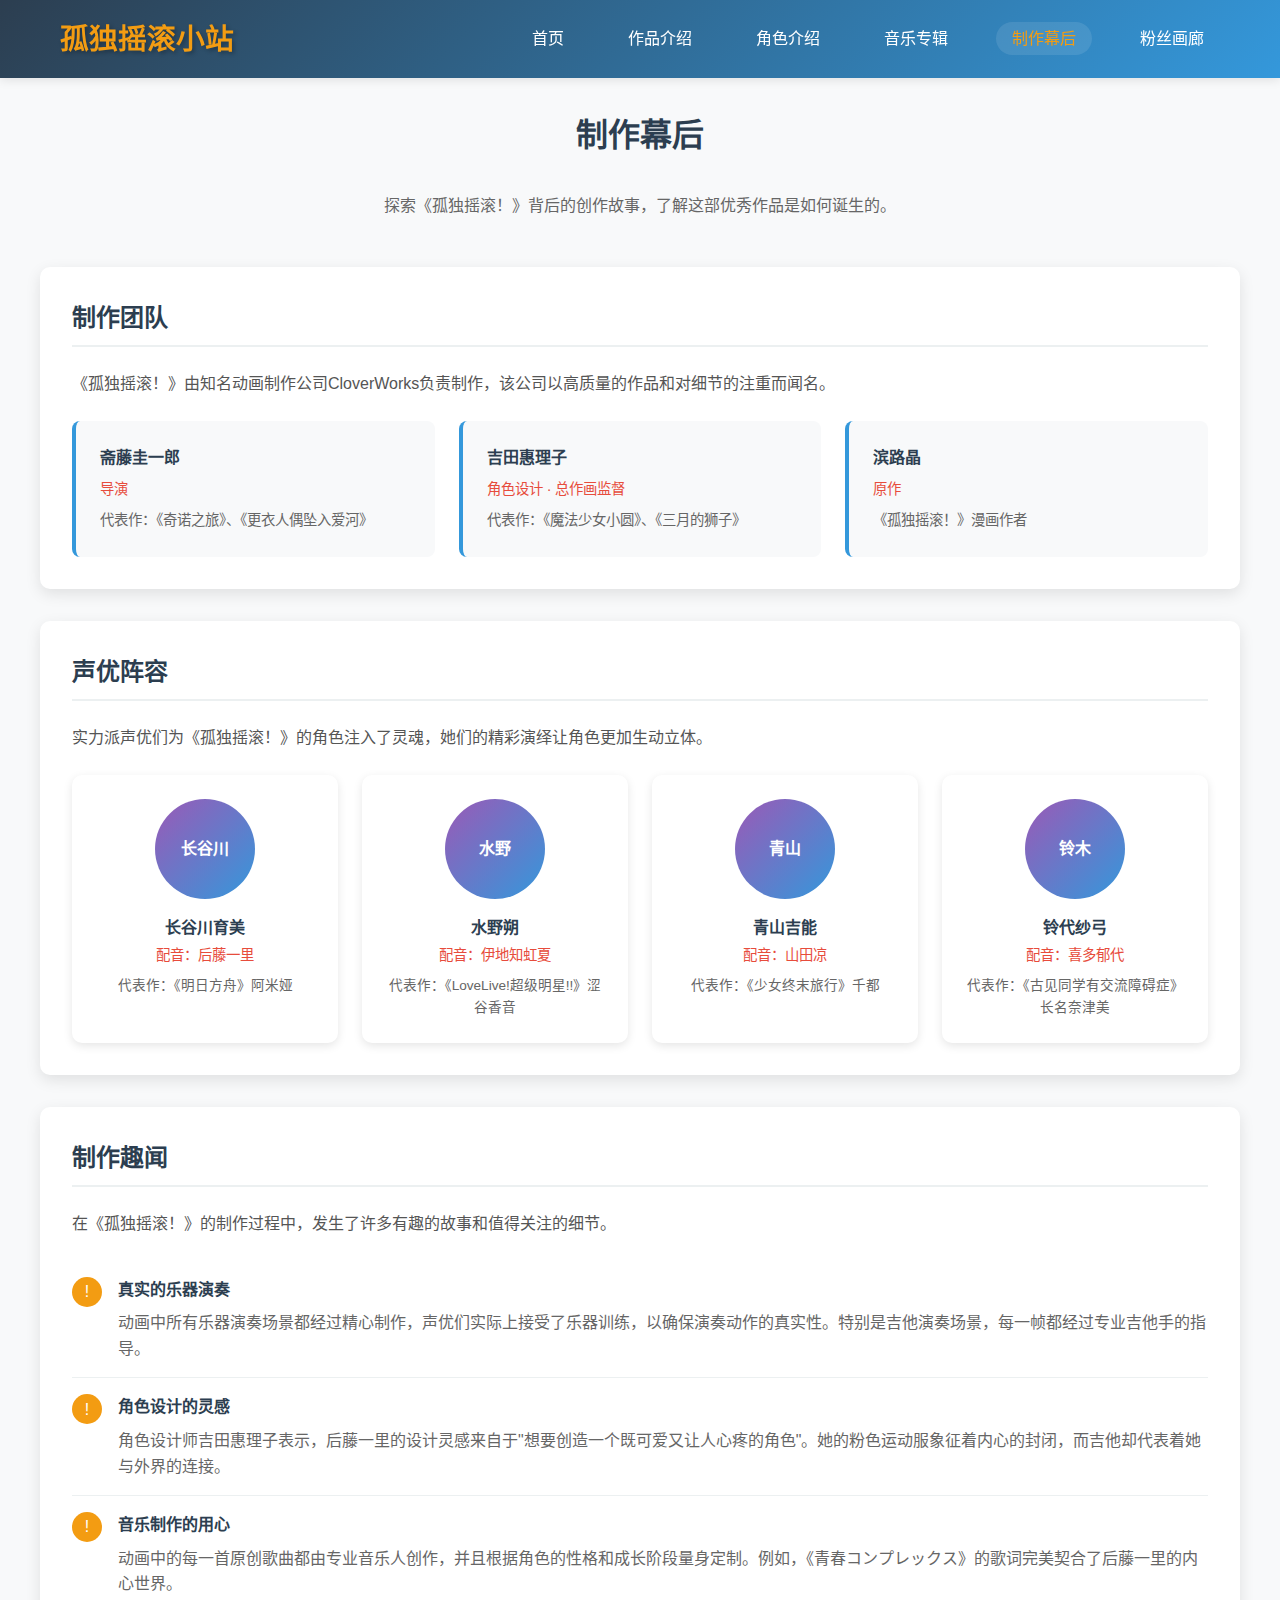
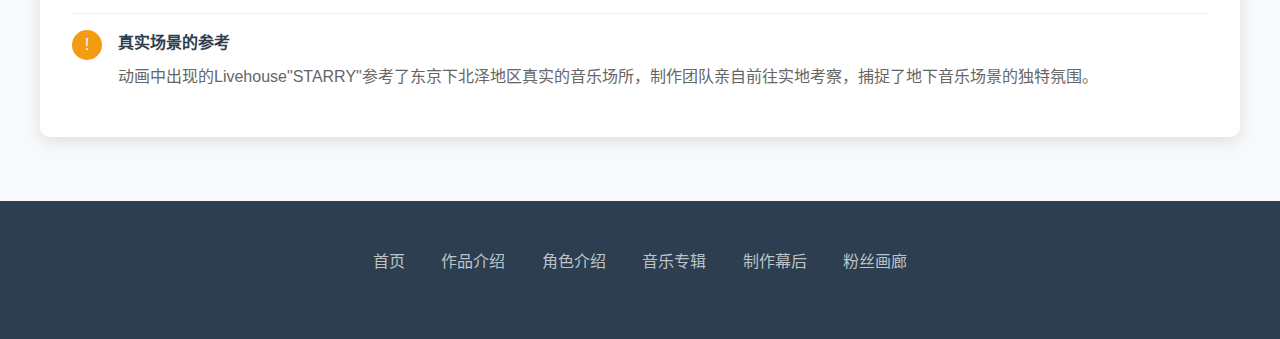
<file: web/production.html>
<!DOCTYPE html>
<html lang="zh-CN">
<head>
    <meta charset="UTF-8">
    <meta name="viewport" content="width=device-width, initial-scale=1.0">
    <title>制作幕后 - 孤独摇滚小站</title>
    <link rel="stylesheet" href="../css/style.css">
    <style>
        .info-card {
            background: white;
            border-radius: 10px;
            padding: 2rem;
            margin-bottom: 2rem;
            box-shadow: 0 5px 15px rgba(0,0,0,0.1);
        }
        
        .info-card h2 {
            color: #2c3e50;
            margin-bottom: 1.5rem;
            padding-bottom: 0.5rem;
            border-bottom: 2px solid #ecf0f1;
        }
        
        .staff-grid {
            display: grid;
            grid-template-columns: repeat(auto-fit, minmax(250px, 1fr));
            gap: 1.5rem;
            margin-top: 1.5rem;
        }
        
        .staff-item {
            background: #f8f9fa;
            padding: 1.5rem;
            border-radius: 8px;
            border-left: 4px solid #3498db;
        }
        
        .staff-name {
            font-weight: bold;
            color: #2c3e50;
            margin-bottom: 0.5rem;
        }
        
        .staff-role {
            color: #e74c3c;
            font-size: 0.9rem;
            margin-bottom: 0.5rem;
        }
        
        .staff-works {
            color: #666;
            font-size: 0.9rem;
        }
        
        .voice-actors {
            display: grid;
            grid-template-columns: repeat(auto-fit, minmax(200px, 1fr));
            gap: 1.5rem;
            margin-top: 1.5rem;
        }
        
        .voice-actor {
            text-align: center;
            background: white;
            padding: 1.5rem;
            border-radius: 10px;
            box-shadow: 0 3px 10px rgba(0,0,0,0.1);
            transition: transform 0.3s ease;
        }
        
        .voice-actor:hover {
            transform: translateY(-5px);
        }
        
        .actor-avatar {
            width: 100px;
            height: 100px;
            background: linear-gradient(135deg, #9b59b6, #3498db);
            border-radius: 50%;
            margin: 0 auto 1rem;
            display: flex;
            align-items: center;
            justify-content: center;
            color: white;
            font-weight: bold;
        }
        
        .actor-name {
            font-weight: bold;
            color: #2c3e50;
            margin-bottom: 0.25rem;
        }
        
        .actor-character {
            color: #e74c3c;
            font-size: 0.9rem;
            margin-bottom: 0.5rem;
        }
        
        .actor-works {
            color: #666;
            font-size: 0.85rem;
        }
        
        .trivia-list {
            list-style: none;
        }
        
        .trivia-list li {
            padding: 1rem 0;
            border-bottom: 1px solid #ecf0f1;
            display: flex;
            align-items: flex-start;
        }
        
        .trivia-list li:last-child {
            border-bottom: none;
        }
        
        .trivia-icon {
            background: #f39c12;
            color: white;
            width: 30px;
            height: 30px;
            border-radius: 50%;
            display: flex;
            align-items: center;
            justify-content: center;
            margin-right: 1rem;
            flex-shrink: 0;
        }
        
        .trivia-content {
            flex: 1;
        }
        
        .trivia-title {
            font-weight: bold;
            color: #2c3e50;
            margin-bottom: 0.5rem;
        }
        
        .trivia-desc {
            color: #666;
            line-height: 1.6;
        }
    </style>
</head>
<body>
    <nav class="navbar">
        <div class="nav-container">
            <div class="nav-logo">
                <h1><a href="../index.html" style="color: #f39c12; text-decoration: none;">孤独摇滚小站</a></h1>
            </div>
            <ul class="nav-menu">
                <li class="nav-item"><a href="../index.html" class="nav-link">首页</a></li>
                <li class="nav-item"><a href="about.html" class="nav-link">作品介绍</a></li>
                <li class="nav-item"><a href="characters.html" class="nav-link">角色介绍</a></li>
                <li class="nav-item"><a href="music.html" class="nav-link">音乐专辑</a></li>
                <li class="nav-item"><a href="production.html" class="nav-link active">制作幕后</a></li>
                <li class="nav-item"><a href="gallery.html" class="nav-link">粉丝画廊</a></li>
            </ul>
        </div>
    </nav>

    <main class="container" style="padding: 2rem 0; min-height: 60vh;">
        <h1 style="text-align: center; margin-bottom: 2rem; color: #2c3e50;">制作幕后</h1>
        <p style="text-align: center; margin-bottom: 3rem; color: #666; max-width: 800px; margin-left: auto; margin-right: auto;">
            探索《孤独摇滚！》背后的创作故事，了解这部优秀作品是如何诞生的。
        </p>
        
        <!-- 制作公司信息 -->
        <div class="info-card">
            <h2>制作团队</h2>
            <p style="line-height: 1.6; margin-bottom: 1.5rem; color: #555;">
                《孤独摇滚！》由知名动画制作公司CloverWorks负责制作，该公司以高质量的作品和对细节的注重而闻名。
            </p>
            
            <div class="staff-grid">
                <div class="staff-item">
                    <div class="staff-name">斋藤圭一郎</div>
                    <div class="staff-role">导演</div>
                    <div class="staff-works">代表作：《奇诺之旅》、《更衣人偶坠入爱河》</div>
                </div>
                
                <div class="staff-item">
                    <div class="staff-name">吉田惠理子</div>
                    <div class="staff-role">角色设计 · 总作画监督</div>
                    <div class="staff-works">代表作：《魔法少女小圆》、《三月的狮子》</div>
                </div>
                
                <div class="staff-item">
                    <div class="staff-name">滨路晶</div>
                    <div class="staff-role">原作</div>
                    <div class="staff-works">《孤独摇滚！》漫画作者</div>
                </div>
            </div>
        </div>
        
        <!-- 声优阵容 -->
        <div class="info-card">
            <h2>声优阵容</h2>
            <p style="line-height: 1.6; margin-bottom: 1.5rem; color: #555;">
                实力派声优们为《孤独摇滚！》的角色注入了灵魂，她们的精彩演绎让角色更加生动立体。
            </p>
            
            <div class="voice-actors">
                <div class="voice-actor">
                    <div class="actor-avatar">长谷川</div>
                    <div class="actor-name">长谷川育美</div>
                    <div class="actor-character">配音：后藤一里</div>
                    <div class="actor-works">代表作：《明日方舟》阿米娅</div>
                </div>
                
                <div class="voice-actor">
                    <div class="actor-avatar">水野</div>
                    <div class="actor-name">水野朔</div>
                    <div class="actor-character">配音：伊地知虹夏</div>
                    <div class="actor-works">代表作：《LoveLive!超级明星!!》涩谷香音</div>
                </div>
                
                <div class="voice-actor">
                    <div class="actor-avatar">青山</div>
                    <div class="actor-name">青山吉能</div>
                    <div class="actor-character">配音：山田凉</div>
                    <div class="actor-works">代表作：《少女终末旅行》千都</div>
                </div>
                
                <div class="voice-actor">
                    <div class="actor-avatar">铃木</div>
                    <div class="actor-name">铃代纱弓</div>
                    <div class="actor-character">配音：喜多郁代</div>
                    <div class="actor-works">代表作：《古见同学有交流障碍症》长名奈津美</div>
                </div>
            </div>
        </div>
        
        <!-- 制作趣闻 -->
        <div class="info-card">
            <h2>制作趣闻</h2>
            <p style="line-height: 1.6; margin-bottom: 1.5rem; color: #555;">
                在《孤独摇滚！》的制作过程中，发生了许多有趣的故事和值得关注的细节。
            </p>
            
            <ul class="trivia-list">
                <li>
                    <div class="trivia-icon">!</div>
                    <div class="trivia-content">
                        <div class="trivia-title">真实的乐器演奏</div>
                        <div class="trivia-desc">
                            动画中所有乐器演奏场景都经过精心制作，声优们实际上接受了乐器训练，以确保演奏动作的真实性。特别是吉他演奏场景，每一帧都经过专业吉他手的指导。
                        </div>
                    </div>
                </li>
                
                <li>
                    <div class="trivia-icon">!</div>
                    <div class="trivia-content">
                        <div class="trivia-title">角色设计的灵感</div>
                        <div class="trivia-desc">
                            角色设计师吉田惠理子表示，后藤一里的设计灵感来自于"想要创造一个既可爱又让人心疼的角色"。她的粉色运动服象征着内心的封闭，而吉他却代表着她与外界的连接。
                        </div>
                    </div>
                </li>
                
                <li>
                    <div class="trivia-icon">!</div>
                    <div class="trivia-content">
                        <div class="trivia-title">音乐制作的用心</div>
                        <div class="trivia-desc">
                            动画中的每一首原创歌曲都由专业音乐人创作，并且根据角色的性格和成长阶段量身定制。例如，《青春コンプレックス》的歌词完美契合了后藤一里的内心世界。
                        </div>
                    </div>
                </li>
                
                <li>
                    <div class="trivia-icon">!</div>
                    <div class="trivia-content">
                        <div class="trivia-title">真实场景的参考</div>
                        <div class="trivia-desc">
                            动画中出现的Livehouse"STARRY"参考了东京下北泽地区真实的音乐场所，制作团队亲自前往实地考察，捕捉了地下音乐场景的独特氛围。
                        </div>
                    </div>
                </li>
            </ul>
        </div>
    </main>

    <footer class="footer">
        <div class="container">
            <div class="footer-nav">
                <a href="../index.html">首页</a>
                <a href="about.html">作品介绍</a>
                <a href="characters.html">角色介绍</a>
                <a href="music.html">音乐专辑</a>
                <a href="production.html">制作幕后</a>
                <a href="gallery.html">粉丝画廊</a>
            </div>
            <p class="copyright">
            </p>
        </div>
    </footer>
</body>
</html>
</file>
<file: css/style.css>
/* 基础样式重置 */
* {
    margin: 0;
    padding: 0;
    box-sizing: border-box;
}

body {
    font-family: 'Microsoft YaHei', 'Helvetica Neue', Arial, sans-serif;
    line-height: 1.6;
    color: #333;
    background-color: #f8f9fa;
}

.container {
    max-width: 1200px;
    margin: 0 auto;
    padding: 0 20px;
}

/* 导航栏样式 */
.navbar {
    background: linear-gradient(135deg, #2c3e50, #3498db);
    padding: 1rem 0;
    box-shadow: 0 2px 10px rgba(0,0,0,0.1);
    position: sticky;
    top: 0;
    z-index: 1000;
}

.nav-container {
    max-width: 1200px;
    margin: 0 auto;
    padding: 0 20px;
    display: flex;
    justify-content: space-between;
    align-items: center;
}

.nav-logo h1 {
    color: #f39c12;
    font-size: 1.8rem;
    text-shadow: 2px 2px 4px rgba(0,0,0,0.3);
}

.nav-menu {
    display: flex;
    list-style: none;
    gap: 2rem;
}

.nav-link {
    color: white;
    text-decoration: none;
    font-weight: 500;
    transition: color 0.3s ease;
    padding: 0.5rem 1rem;
    border-radius: 20px;
}

.nav-link:hover,
.nav-link.active {
    color: #f39c12;
    background: rgba(255,255,255,0.1);
}

/* 主视觉区域 */
.hero {
    background: linear-gradient(rgba(0,0,0,0.5), rgba(0,0,0,0.5)), 
                url('../images/home/background.jpg') center/cover;
    height: 60vh;
    display: flex;
    align-items: center;
    justify-content: center;
    text-align: center;
    color: white;
}

.hero-content h2 {
    font-size: 3rem;
    margin-bottom: 1rem;
    text-shadow: 2px 2px 8px rgba(0,0,0,0.7);
}

.hero-content p {
    font-size: 1.5rem;
    opacity: 0.9;
}

/* 介绍区域 */
.intro {
    padding: 4rem 0;
    text-align: center;
    background: white;
}

.intro p {
    font-size: 1.2rem;
    max-width: 800px;
    margin: 0 auto;
    color: #555;
    line-height: 1.8;
}

/* 功能卡片 */
.features {
    padding: 4rem 0;
    background: #ecf0f1;
}

.cards-container {
    display: grid;
    grid-template-columns: repeat(auto-fit, minmax(300px, 1fr));
    gap: 2rem;
    margin-top: 2rem;
}

.card {
    background: white;
    padding: 2rem;
    border-radius: 15px;
    text-align: center;
    box-shadow: 0 5px 20px rgba(0,0,0,0.1);
    transition: transform 0.3s ease, box-shadow 0.3s ease;
}

.card:hover {
    transform: translateY(-5px);
    box-shadow: 0 10px 30px rgba(0,0,0,0.2);
}

.card-icon {
    font-size: 3rem;
    margin-bottom: 1rem;
}

.card h3 {
    color: #2c3e50;
    margin-bottom: 1rem;
    font-size: 1.5rem;
}

.card p {
    color: #666;
    margin-bottom: 1.5rem;
    line-height: 1.6;
}

.btn {
    display: inline-block;
    background: linear-gradient(135deg, #e74c3c, #f39c12);
    color: white;
    padding: 0.8rem 2rem;
    border-radius: 25px;
    text-decoration: none;
    font-weight: bold;
    transition: all 0.3s ease;
}

.btn:hover {
    transform: scale(1.05);
    box-shadow: 0 5px 15px rgba(243, 156, 18, 0.4);
}

/* 更新日志 */
.updates {
    padding: 4rem 0;
    background: white;
}

.updates h2 {
    text-align: center;
    margin-bottom: 2rem;
    color: #2c3e50;
    font-size: 2.5rem;
}

.update-list {
    list-style: none;
    max-width: 600px;
    margin: 0 auto;
}

.update-list li {
    padding: 1rem 0;
    border-bottom: 1px solid #eee;
    display: flex;
    gap: 1rem;
}

.update-date {
    color: #e74c3c;
    font-weight: bold;
    min-width: 120px;
}

.update-text {
    color: #555;
}

/* 页脚 */
.footer {
    background: #2c3e50;
    color: white;
    padding: 3rem 0 2rem;
    text-align: center;
}

.footer-nav {
    margin-bottom: 2rem;
}

.footer-nav a {
    color: #bdc3c7;
    text-decoration: none;
    margin: 0 1rem;
    transition: color 0.3s ease;
}

.footer-nav a:hover {
    color: #f39c12;
}

.copyright {
    color: #95a5a6;
    line-height: 1.6;
    font-size: 0.9rem;
}

/* 响应式设计 */
@media (max-width: 768px) {
    .nav-container {
        flex-direction: column;
        gap: 1rem;
    }
    
    .nav-menu {
        flex-wrap: wrap;
        justify-content: center;
        gap: 1rem;
    }
    
    .hero-content h2 {
        font-size: 2rem;
    }
    
    .hero-content p {
        font-size: 1.2rem;
    }
    
    .cards-container {
        grid-template-columns: 1fr;
    }
    
    .update-list li {
        flex-direction: column;
        gap: 0.5rem;
    }
}
</file>
